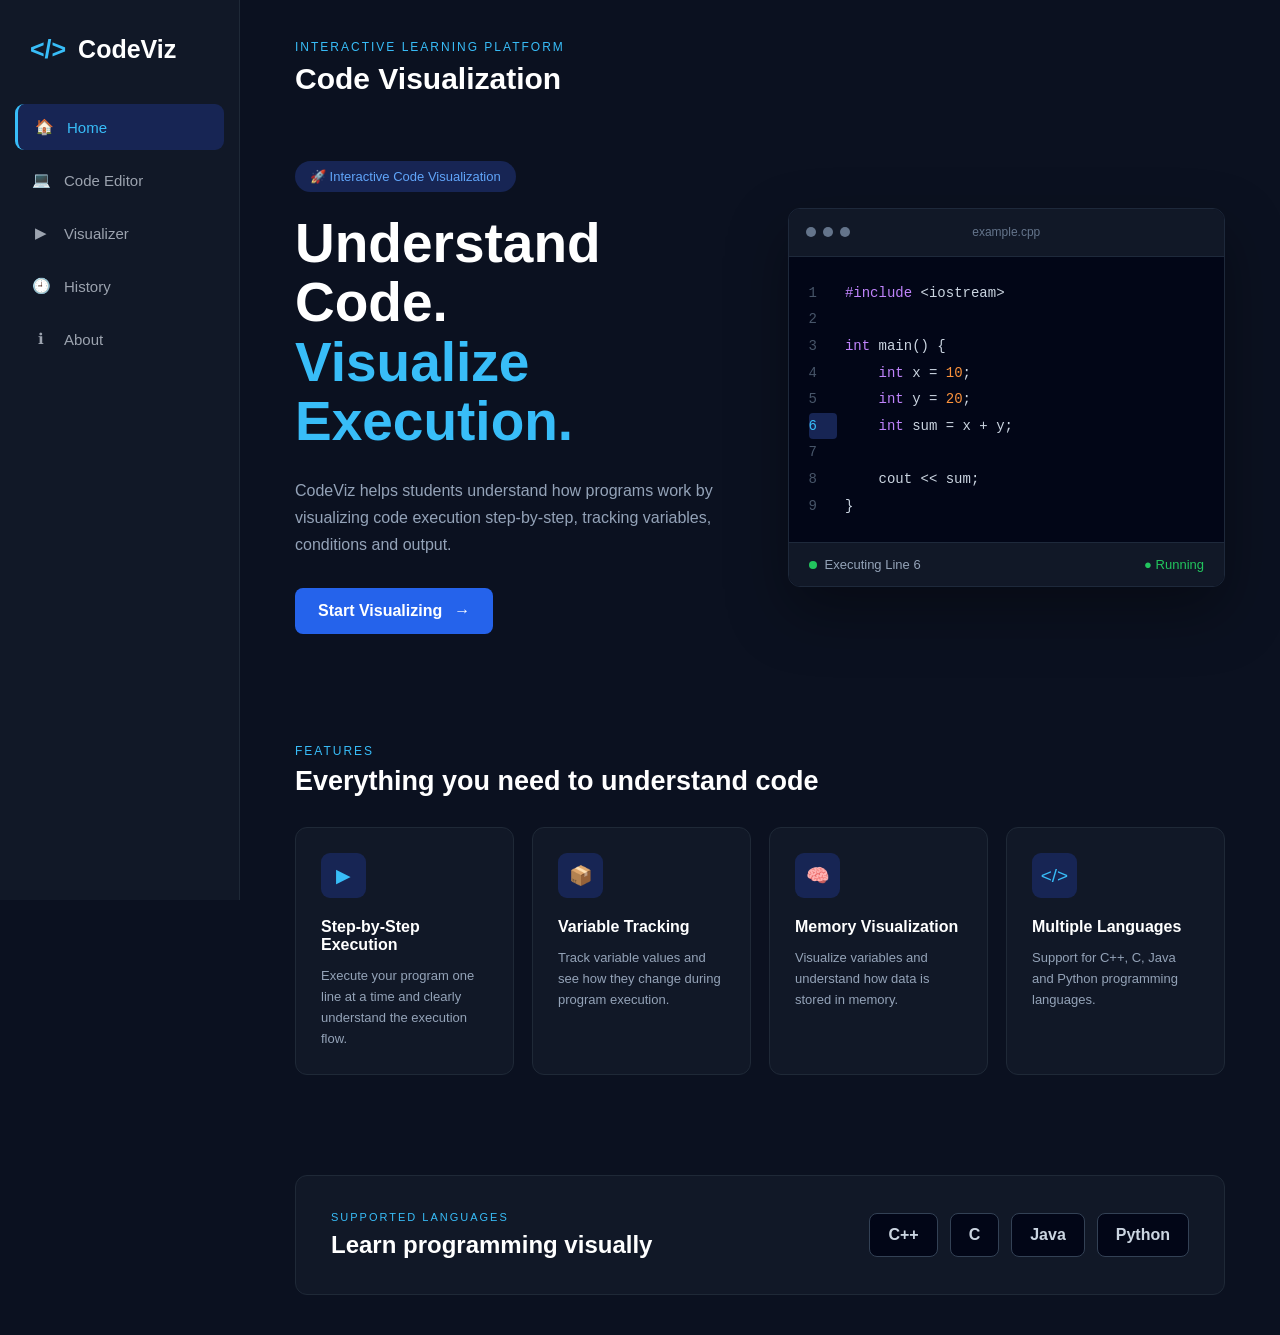
<file: index.html>
<!DOCTYPE html>
<html lang="en">

<head>
    <meta charset="UTF-8">
    <meta name="viewport" content="width=device-width, initial-scale=1.0">

    <title>CodeViz | Code Visualization</title>

    <link rel="stylesheet" href="style.css">
</head>

<body>

    <!-- Sidebar -->
    <aside class="sidebar">

        <div class="logo">
            <span>&lt;/&gt;</span>
            CodeViz
        </div>

        <nav>

            <a href="index.html" class="active">
                <span>🏠</span>
                Home
            </a>

            <a href="#">
                <span>💻</span>
                Code Editor
            </a>

            <a href="#">
                <span>▶</span>
                Visualizer
            </a>

            <a href="#">
                <span>🕘</span>
                History
            </a>

            <a href="#">
                <span>ℹ</span>
                About
            </a>

        </nav>

    </aside>


    <!-- Main Content -->
    <main class="main-content">

        <!-- Top Header -->
        <header class="topbar">

            <div>

                <p class="small-title">
                    INTERACTIVE LEARNING PLATFORM
                </p>

                <h1>
                    Code Visualization
                </h1>

            </div>

        </header>


        <!-- Hero Section -->
        <section class="hero">

            <div class="hero-text">

                <div class="badge">
                    🚀 Interactive Code Visualization
                </div>

                <h2>
                    Understand Code.
                    <br>
                    <span>Visualize Execution.</span>
                </h2>

                <p>
                    CodeViz helps students understand how programs
                    work by visualizing code execution step-by-step,
                    tracking variables, conditions and output.
                </p>

                <a href="#" class="primary-btn">
                    Start Visualizing
                    <span>→</span>
                </a>

            </div>


            <!-- Code Preview -->
            <div class="code-card">

                <div class="window-bar">

                    <div class="window-buttons">
                        <span></span>
                        <span></span>
                        <span></span>
                    </div>

                    <div class="window-title">
                        example.cpp
                    </div>

                </div>


                <div class="code-content">

<pre><span class="line-number">1</span> <span class="keyword">#include</span> &lt;iostream&gt;
<span class="line-number">2</span>
<span class="line-number">3</span> <span class="keyword">int</span> main() {
<span class="line-number">4</span>     <span class="keyword">int</span> x = <span class="number">10</span>;
<span class="line-number">5</span>     <span class="keyword">int</span> y = <span class="number">20</span>;
<span class="line-number active-code">6</span>     <span class="keyword">int</span> sum = x + y;
<span class="line-number">7</span>
<span class="line-number">8</span>     cout &lt;&lt; sum;
<span class="line-number">9</span> }</pre>

                </div>


                <div class="execution-bar">

                    <span class="execution-dot"></span>

                    Executing Line 6

                    <span class="execution-status">
                        ● Running
                    </span>

                </div>

            </div>

        </section>


        <!-- Features -->
        <section class="features">

            <div class="section-heading">

                <p>FEATURES</p>

                <h2>
                    Everything you need to understand code
                </h2>

            </div>


            <div class="feature-grid">


                <!-- Feature 1 -->
                <div class="feature-card">

                    <div class="feature-icon">
                        ▶
                    </div>

                    <h3>
                        Step-by-Step Execution
                    </h3>

                    <p>
                        Execute your program one line at a time
                        and clearly understand the execution flow.
                    </p>

                </div>


                <!-- Feature 2 -->
                <div class="feature-card">

                    <div class="feature-icon">
                        📦
                    </div>

                    <h3>
                        Variable Tracking
                    </h3>

                    <p>
                        Track variable values and see how they
                        change during program execution.
                    </p>

                </div>


                <!-- Feature 3 -->
                <div class="feature-card">

                    <div class="feature-icon">
                        🧠
                    </div>

                    <h3>
                        Memory Visualization
                    </h3>

                    <p>
                        Visualize variables and understand how
                        data is stored in memory.
                    </p>

                </div>


                <!-- Feature 4 -->
                <div class="feature-card">

                    <div class="feature-icon">
                        &lt;/&gt;
                    </div>

                    <h3>
                        Multiple Languages
                    </h3>

                    <p>
                        Support for C++, C, Java and Python
                        programming languages.
                    </p>

                </div>

            </div>

        </section>


        <!-- Bottom Section -->
        <section class="languages">

            <div>

                <p class="language-title">
                    SUPPORTED LANGUAGES
                </p>

                <h2>
                    Learn programming visually
                </h2>

            </div>


            <div class="language-list">

                <div class="language">
                    <span>C++</span>
                </div>

                <div class="language">
                    <span>C</span>
                </div>

                <div class="language">
                    <span>Java</span>
                </div>

                <div class="language">
                    <span>Python</span>
                </div>

            </div>

        </section>

    </main>

</body>

</html>
</file>
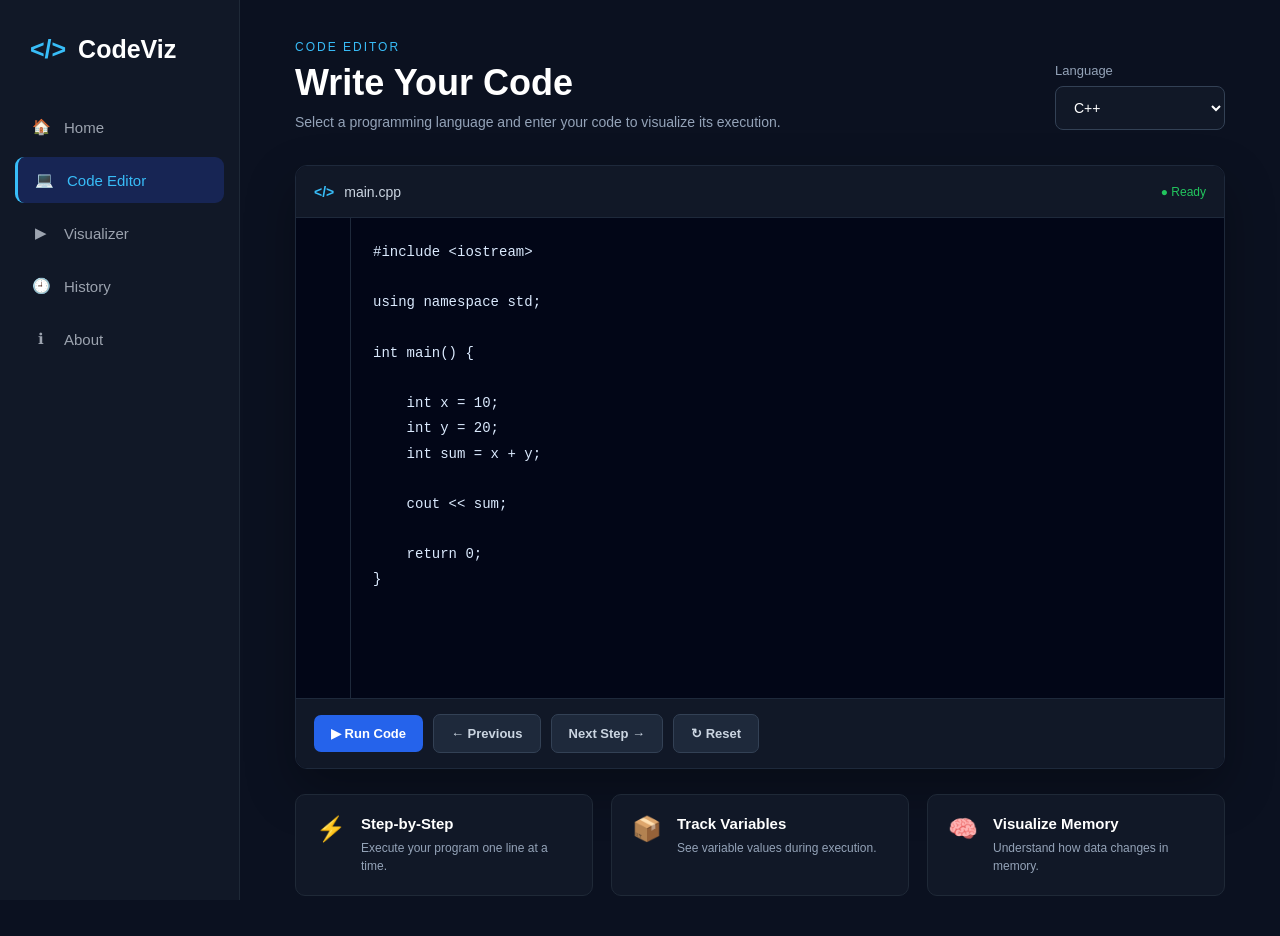
<file: editor.html>
<!DOCTYPE html>
<html lang="en">

<head>
    <meta charset="UTF-8">
    <meta name="viewport" content="width=device-width, initial-scale=1.0">

    <title>CodeViz | Code Editor</title>

    <link rel="stylesheet" href="style.css">
</head>

<body>

    <!-- Sidebar -->

    <aside class="sidebar">

        <div class="logo">
            <span>&lt;/&gt;</span>
            CodeViz
        </div>

        <nav>

            <a href="index.html">
                <span>🏠</span>
                Home
            </a>

            <a href="editor.html" class="active">
                <span>💻</span>
                Code Editor
            </a>

            <a href="#">
                <span>▶</span>
                Visualizer
            </a>

            <a href="#">
                <span>🕘</span>
                History
            </a>

            <a href="#">
                <span>ℹ</span>
                About
            </a>

        </nav>

    </aside>


    <!-- Main -->

    <main class="main-content">

        <header class="page-header">

            <div>
                <p class="small-title">
                    CODE EDITOR
                </p>

                <h1>
                    Write Your Code
                </h1>

                <p class="page-description">
                    Select a programming language and enter your code
                    to visualize its execution.
                </p>
            </div>


            <!-- Language -->

            <div class="language-selector">

                <label for="language">
                    Language
                </label>

                <select id="language">

                    <option value="cpp">
                        C++
                    </option>

                    <option value="c">
                        C
                    </option>

                    <option value="java">
                        Java
                    </option>

                    <option value="python">
                        Python
                    </option>

                </select>

            </div>

        </header>


        <!-- Editor Card -->

        <section class="editor-card">

            <!-- Editor Header -->

            <div class="editor-header">

                <div class="file-name">

                    <span class="file-icon">
                        &lt;/&gt;
                    </span>

                    <span id="fileName">
                        main.cpp
                    </span>

                </div>

                <span class="editor-status">
                    ● Ready
                </span>

            </div>


            <!-- Code Editor -->

            <div class="editor-area">

                <div class="line-numbers" id="lineNumbers">
                    1
                </div>

                <textarea
                    id="codeInput"
                    spellcheck="false"
                    placeholder="Write your code here..."
                >#include &lt;iostream&gt;

using namespace std;

int main() {

    int x = 10;
    int y = 20;
    int sum = x + y;

    cout &lt;&lt; sum;

    return 0;
}</textarea>

            </div>


            <!-- Controls -->

            <div class="editor-controls">

                <button
                    class="run-btn"
                    id="runButton"
                >
                    ▶ Run Code
                </button>

                <button
                    class="control-btn"
                    id="previousButton"
                >
                    ← Previous
                </button>

                <button
                    class="control-btn"
                    id="nextButton"
                >
                    Next Step →
                </button>

                <button
                    class="control-btn reset-btn"
                    id="resetButton"
                >
                    ↻ Reset
                </button>

            </div>

        </section>


        <!-- Quick Info -->

        <section class="editor-info">

            <div class="info-card">

                <span>⚡</span>

                <div>
                    <h3>
                        Step-by-Step
                    </h3>

                    <p>
                        Execute your program one line at a time.
                    </p>
                </div>

            </div>


            <div class="info-card">

                <span>📦</span>

                <div>
                    <h3>
                        Track Variables
                    </h3>

                    <p>
                        See variable values during execution.
                    </p>
                </div>

            </div>


            <div class="info-card">

                <span>🧠</span>

                <div>
                    <h3>
                        Visualize Memory
                    </h3>

                    <p>
                        Understand how data changes in memory.
                    </p>

                </div>

            </div>

        </section>

    </main>


    <script src="script.js"></script>

</body>

</html>
</file>
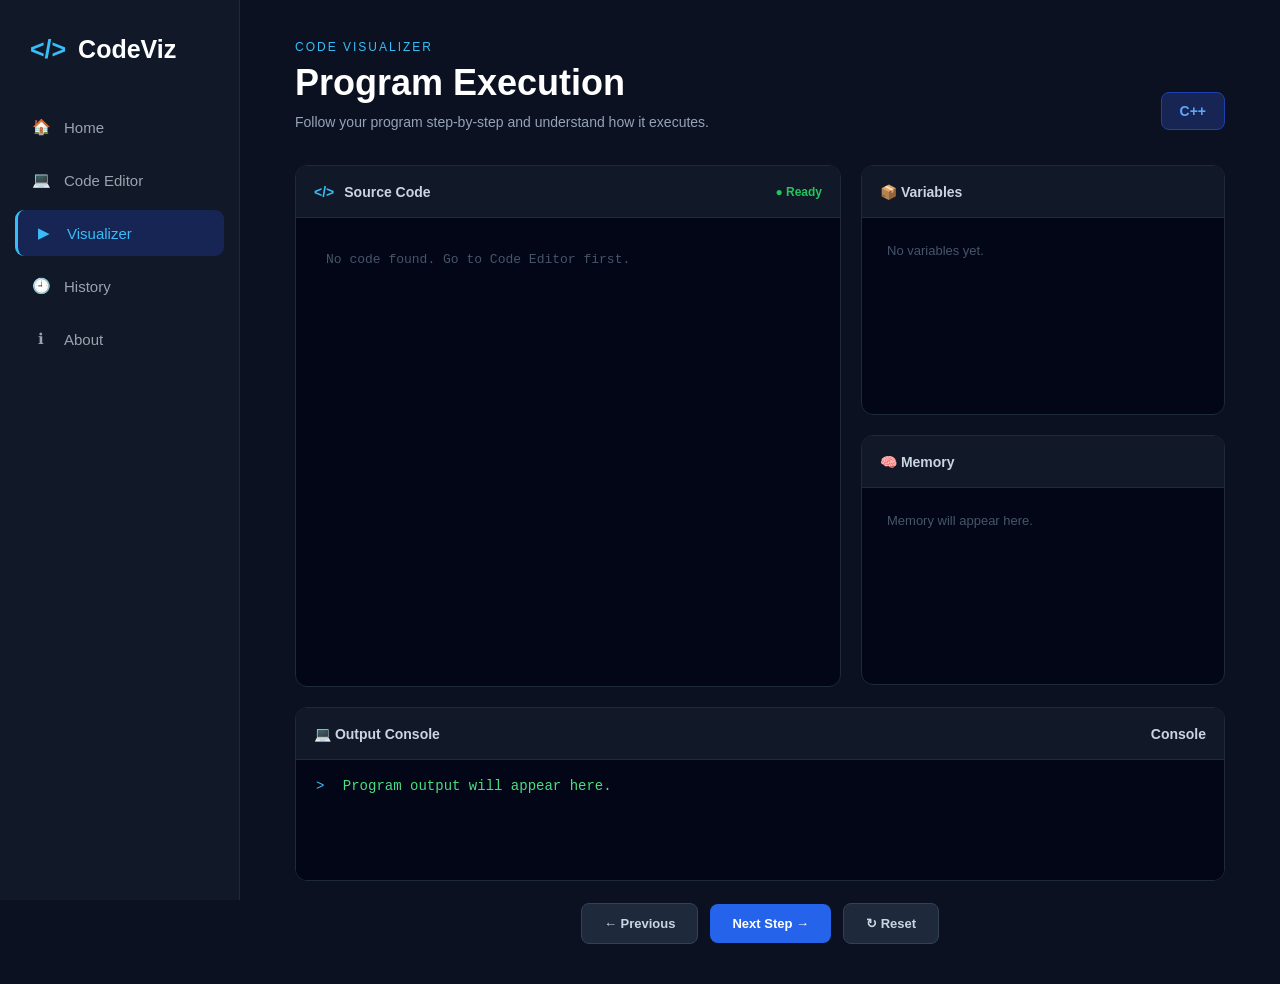
<file: visualizer.html>
<!DOCTYPE html>
<html lang="en">

<head>

    <meta charset="UTF-8">

    <meta name="viewport"
        content="width=device-width, initial-scale=1.0">

    <title>CodeViz | Visualizer</title>

    <link rel="stylesheet" href="style.css">

</head>


<body>


    <!-- ================= SIDEBAR ================= -->

    <aside class="sidebar">

        <div class="logo">
            <span>&lt;/&gt;</span>
            CodeViz
        </div>


        <nav>

            <a href="index.html">
                <span>🏠</span>
                Home
            </a>

            <a href="editor.html">
                <span>💻</span>
                Code Editor
            </a>

            <a href="visualizer.html"
                class="active">

                <span>▶</span>
                Visualizer

            </a>

            <a href="#">
                <span>🕘</span>
                History
            </a>

            <a href="#">
                <span>ℹ</span>
                About
            </a>

        </nav>

    </aside>



    <!-- ================= MAIN ================= -->

    <main class="main-content">


        <!-- Header -->

        <header class="page-header">

            <div>

                <p class="small-title">
                    CODE VISUALIZER
                </p>

                <h1>
                    Program Execution
                </h1>

                <p class="page-description">
                    Follow your program step-by-step
                    and understand how it executes.
                </p>

            </div>


            <div class="visualizer-language">

                <span id="currentLanguage">
                    C++
                </span>

            </div>

        </header>



        <!-- ================= VISUALIZER ================= -->

        <section class="visualizer-grid">


            <!-- CODE PANEL -->

            <div class="visualizer-card code-panel">

                <div class="panel-header">

                    <div>
                        <span>&lt;/&gt;</span>
                        Source Code
                    </div>

                    <span id="executionStatus"
                        class="status-ready">

                        ● Ready

                    </span>

                </div>


                <div id="codeDisplay"
                    class="visualizer-code">

                    <p class="empty-message">
                        Run code from the Code Editor
                        to start visualization.
                    </p>

                </div>

            </div>



            <!-- RIGHT SIDE -->

            <div class="right-panels">


                <!-- VARIABLES -->

                <div class="visualizer-card">

                    <div class="panel-header">

                        <div>
                            📦 Variables
                        </div>

                    </div>


                    <div id="variablesPanel"
                        class="variables-panel">

                        <p class="empty-message">
                            No variables yet.
                        </p>

                    </div>

                </div>



                <!-- MEMORY -->

                <div class="visualizer-card">

                    <div class="panel-header">

                        <div>
                            🧠 Memory
                        </div>

                    </div>


                    <div id="memoryPanel"
                        class="memory-panel">

                        <p class="empty-message">
                            Memory will appear here.
                        </p>

                    </div>

                </div>

            </div>

        </section>



        <!-- ================= OUTPUT ================= -->

        <section class="visualizer-card output-card">

            <div class="panel-header">

                <div>
                    💻 Output Console
                </div>

                <span>
                    Console
                </span>

            </div>


            <div id="outputPanel"
                class="output-panel">

                <span class="console-symbol">
                    &gt;
                </span>

                <span>
                    Program output will appear here.
                </span>

            </div>

        </section>



        <!-- ================= CONTROLS ================= -->

        <div class="visualizer-controls">

            <button
                id="previousButton"
                class="control-btn">

                ← Previous

            </button>


            <button
                id="nextButton"
                class="run-btn">

                Next Step →

            </button>


            <button
                id="resetButton"
                class="control-btn reset-btn">

                ↻ Reset

            </button>

        </div>


    </main>


    <script src="script.js"></script>

</body>

</html>
</file>
<file: style.css>
/* =========================
   GLOBAL
========================= */

* {
    margin: 0;
    padding: 0;
    box-sizing: border-box;
}


body {
    font-family: Arial, Helvetica, sans-serif;

    background: #0b1120;

    color: #e5e7eb;

    min-height: 100vh;
}


/* =========================
   SIDEBAR
========================= */

.sidebar {

    position: fixed;

    left: 0;
    top: 0;

    width: 240px;

    height: 100vh;

    background: #111827;

    border-right: 1px solid #1f2937;

    padding: 25px 15px;

    z-index: 100;
}


/* Logo */

.logo {

    font-size: 25px;

    font-weight: bold;

    color: white;

    padding: 10px 15px 40px;
}


.logo span {

    color: #38bdf8;

    margin-right: 5px;
}


/* Navigation */

.sidebar nav a {

    display: flex;

    align-items: center;

    gap: 12px;

    text-decoration: none;

    color: #9ca3af;

    padding: 14px 15px;

    margin-bottom: 7px;

    border-radius: 9px;

    font-size: 15px;

    transition: all 0.3s ease;
}


.sidebar nav a span {

    width: 22px;

    text-align: center;
}


.sidebar nav a:hover {

    background: #1e293b;

    color: #38bdf8;

    transform: translateX(3px);
}


.sidebar nav a.active {

    background: #172554;

    color: #38bdf8;

    border-left: 3px solid #38bdf8;
}


/* =========================
   MAIN CONTENT
========================= */

.main-content {

    margin-left: 240px;

    padding: 40px 55px;

    min-height: 100vh;
}


/* =========================
   TOPBAR
========================= */

.topbar {

    display: flex;

    justify-content: space-between;

    align-items: center;
}


.small-title {

    font-size: 12px;

    letter-spacing: 2px;

    color: #38bdf8;

    margin-bottom: 8px;
}


.topbar h1 {

    font-size: 30px;

    color: white;
}


/* =========================
   HERO
========================= */

.hero {

    display: grid;

    grid-template-columns: 1fr 1fr;

    gap: 55px;

    align-items: center;

    margin-top: 65px;
}


/* Hero Text */

.badge {

    display: inline-block;

    padding: 8px 15px;

    border-radius: 20px;

    background: #172554;

    color: #60a5fa;

    font-size: 13px;

    margin-bottom: 22px;
}


.hero-text h2 {

    font-size: 55px;

    line-height: 1.08;

    color: white;
}


.hero-text h2 span {

    color: #38bdf8;
}


.hero-text p {

    color: #94a3b8;

    font-size: 16px;

    line-height: 1.7;

    max-width: 570px;

    margin-top: 25px;

    margin-bottom: 30px;
}


/* Button */

.primary-btn {

    display: inline-flex;

    align-items: center;

    gap: 12px;

    padding: 14px 23px;

    background: #2563eb;

    color: white;

    text-decoration: none;

    border-radius: 8px;

    font-weight: bold;

    transition: all 0.3s ease;
}


.primary-btn:hover {

    background: #1d4ed8;

    transform: translateY(-2px);

    box-shadow: 0 10px 25px rgba(37, 99, 235, 0.3);
}


/* =========================
   CODE CARD
========================= */

.code-card {

    background: #020617;

    border: 1px solid #1e293b;

    border-radius: 12px;

    overflow: hidden;

    box-shadow: 0 25px 60px rgba(0, 0, 0, 0.35);
}


/* Window Bar */

.window-bar {

    height: 48px;

    background: #111827;

    border-bottom: 1px solid #1e293b;

    display: flex;

    align-items: center;

    padding: 0 17px;

    position: relative;
}


.window-buttons {

    display: flex;

    gap: 7px;
}


.window-buttons span {

    width: 10px;

    height: 10px;

    border-radius: 50%;

    background: #64748b;
}


.window-title {

    position: absolute;

    left: 50%;

    transform: translateX(-50%);

    color: #64748b;

    font-size: 12px;
}


/* Code */

.code-content {

    padding: 23px 20px;

    overflow-x: auto;
}


.code-content pre {

    font-family: Consolas, "Courier New", monospace;

    font-size: 14px;

    line-height: 1.9;

    color: #cbd5e1;
}


.line-number {

    display: inline-block;

    width: 28px;

    color: #475569;

    user-select: none;
}


.active-code {

    background: #172554;

    color: #38bdf8;

    border-radius: 4px;

    padding-right: 20px;
}


/* Syntax Colors */

.keyword {

    color: #c084fc;
}


.number {

    color: #fb923c;
}


/* Execution */

.execution-bar {

    display: flex;

    align-items: center;

    gap: 8px;

    padding: 14px 20px;

    background: #111827;

    border-top: 1px solid #1e293b;

    color: #94a3b8;

    font-size: 13px;
}


.execution-dot {

    width: 8px;

    height: 8px;

    background: #22c55e;

    border-radius: 50%;
}


.execution-status {

    margin-left: auto;

    color: #22c55e;
}


/* =========================
   FEATURES
========================= */

.features {

    margin-top: 110px;
}


.section-heading p {

    font-size: 12px;

    letter-spacing: 2px;

    color: #38bdf8;

    margin-bottom: 8px;
}


.section-heading h2 {

    color: white;

    font-size: 27px;

    margin-bottom: 30px;
}


.feature-grid {

    display: grid;

    grid-template-columns: repeat(4, 1fr);

    gap: 18px;
}


.feature-card {

    background: #111827;

    border: 1px solid #1f2937;

    border-radius: 12px;

    padding: 25px;

    min-height: 190px;

    transition: all 0.3s ease;
}


.feature-card:hover {

    transform: translateY(-6px);

    border-color: #2563eb;

    background: #131d31;
}


.feature-icon {

    width: 45px;

    height: 45px;

    display: flex;

    align-items: center;

    justify-content: center;

    border-radius: 9px;

    background: #172554;

    color: #38bdf8;

    font-size: 19px;

    margin-bottom: 20px;
}


.feature-card h3 {

    color: white;

    font-size: 16px;

    margin-bottom: 12px;
}


.feature-card p {

    color: #94a3b8;

    font-size: 13px;

    line-height: 1.6;
}


/* =========================
   LANGUAGES
========================= */

.languages {

    margin-top: 100px;

    padding: 35px;

    background: #111827;

    border: 1px solid #1f2937;

    border-radius: 12px;

    display: flex;

    justify-content: space-between;

    align-items: center;

    gap: 30px;
}


.language-title {

    font-size: 11px;

    letter-spacing: 2px;

    color: #38bdf8;

    margin-bottom: 8px;
}


.languages h2 {

    color: white;

    font-size: 24px;
}


.language-list {

    display: flex;

    gap: 12px;

    flex-wrap: wrap;
}


.language {

    padding: 12px 18px;

    background: #020617;

    border: 1px solid #334155;

    border-radius: 8px;

    color: #cbd5e1;

    font-weight: bold;

    transition: 0.3s;
}


.language:hover {

    border-color: #38bdf8;

    color: #38bdf8;
}


/* =========================
   RESPONSIVE
========================= */

@media (max-width: 1100px) {

    .hero {

        grid-template-columns: 1fr;
    }

    .feature-grid {

        grid-template-columns: repeat(2, 1fr);
    }

    .languages {

        flex-direction: column;

        align-items: flex-start;
    }
}


@media (max-width: 700px) {

    .sidebar {

        position: relative;

        width: 100%;

        height: auto;

        padding: 15px;
    }

    .logo {

        padding-bottom: 20px;
    }

    .sidebar nav {

        display: flex;

        overflow-x: auto;
    }

    .sidebar nav a {

        white-space: nowrap;
    }

    .main-content {

        margin-left: 0;

        padding: 30px 20px;
    }

    .hero-text h2 {

        font-size: 40px;
    }

    .feature-grid {

        grid-template-columns: 1fr;
    }
}
/* =========================
   EDITOR PAGE
========================= */

.page-header {

    display: flex;

    justify-content: space-between;

    align-items: flex-end;

    gap: 30px;

    margin-bottom: 35px;
}


.page-header h1 {

    color: white;

    font-size: 36px;

    margin-bottom: 10px;
}


.page-description {

    color: #94a3b8;

    font-size: 14px;
}


/* Language Selector */

.language-selector {

    display: flex;

    flex-direction: column;

    gap: 8px;
}


.language-selector label {

    color: #94a3b8;

    font-size: 13px;
}


.language-selector select {

    width: 170px;

    padding: 12px 14px;

    background: #111827;

    border: 1px solid #334155;

    border-radius: 8px;

    color: white;

    font-size: 14px;

    outline: none;

    cursor: pointer;
}


.language-selector select:focus {

    border-color: #38bdf8;
}


/* Editor Card */

.editor-card {

    background: #020617;

    border: 1px solid #1e293b;

    border-radius: 12px;

    overflow: hidden;

    box-shadow: 0 20px 50px rgba(0, 0, 0, 0.3);
}


/* Editor Header */

.editor-header {

    height: 52px;

    display: flex;

    justify-content: space-between;

    align-items: center;

    padding: 0 18px;

    background: #111827;

    border-bottom: 1px solid #1e293b;
}


.file-name {

    display: flex;

    align-items: center;

    gap: 10px;

    color: #cbd5e1;

    font-size: 14px;
}


.file-icon {

    color: #38bdf8;

    font-weight: bold;
}


.editor-status {

    color: #22c55e;

    font-size: 12px;
}


/* Editor Area */

.editor-area {

    display: flex;

    min-height: 480px;

    background: #020617;
}


/* Line Numbers */

.line-numbers {

    width: 55px;

    padding: 22px 12px;

    text-align: right;

    background: #020617;

    color: #475569;

    font-family: Consolas, monospace;

    font-size: 14px;

    line-height: 1.8;

    border-right: 1px solid #1e293b;

    user-select: none;

    white-space: pre;
}


/* Text Area */

#codeInput {

    flex: 1;

    min-width: 0;

    min-height: 480px;

    padding: 22px;

    border: none;

    outline: none;

    resize: none;

    background: #020617;

    color: #dbeafe;

    font-family: Consolas, "Courier New", monospace;

    font-size: 14px;

    line-height: 1.8;

    tab-size: 4;
}


#codeInput::placeholder {

    color: #475569;
}


/* Scrollbar */

#codeInput::-webkit-scrollbar {

    width: 8px;
}


#codeInput::-webkit-scrollbar-track {

    background: #020617;
}


#codeInput::-webkit-scrollbar-thumb {

    background: #334155;

    border-radius: 10px;
}


/* Controls */

.editor-controls {

    display: flex;

    align-items: center;

    gap: 10px;

    padding: 15px 18px;

    background: #111827;

    border-top: 1px solid #1e293b;
}


.editor-controls button {

    padding: 11px 17px;

    border-radius: 7px;

    font-size: 13px;

    font-weight: bold;

    cursor: pointer;

    transition: 0.3s;
}


.run-btn {

    border: none;

    background: #2563eb;

    color: white;
}


.run-btn:hover {

    background: #1d4ed8;

    transform: translateY(-1px);
}


.control-btn {

    border: 1px solid #334155;

    background: #1e293b;

    color: #cbd5e1;
}


.control-btn:hover {

    border-color: #38bdf8;

    color: #38bdf8;
}


.reset-btn:hover {

    border-color: #ef4444;

    color: #f87171;
}


/* Info Cards */

.editor-info {

    display: grid;

    grid-template-columns:
        repeat(3, 1fr);

    gap: 18px;

    margin-top: 25px;
}


.info-card {

    display: flex;

    gap: 15px;

    align-items: flex-start;

    padding: 20px;

    background: #111827;

    border: 1px solid #1f2937;

    border-radius: 10px;
}


.info-card > span {

    font-size: 24px;
}


.info-card h3 {

    color: white;

    font-size: 15px;

    margin-bottom: 7px;
}


.info-card p {

    color: #94a3b8;

    font-size: 12px;

    line-height: 1.5;
}


/* Editor Responsive */

@media (max-width: 800px) {

    .page-header {

        flex-direction: column;

        align-items: flex-start;
    }

    .editor-info {

        grid-template-columns: 1fr;
    }

}


@media (max-width: 600px) {

    .editor-controls {

        flex-wrap: wrap;
    }

    .editor-area {

        min-height: 400px;
    }

    #codeInput {

        min-height: 400px;
    }

}

/* =========================
   VISUALIZER PAGE
========================= */

.visualizer-language {

    padding: 10px 18px;

    background: #172554;

    border: 1px solid #1e40af;

    border-radius: 8px;

    color: #60a5fa;

    font-size: 14px;

    font-weight: bold;
}


/* Visualizer Grid */

.visualizer-grid {

    display: grid;

    grid-template-columns: 1.5fr 1fr;

    gap: 20px;

    margin-top: 35px;
}


/* Cards */

.visualizer-card {

    background: #020617;

    border: 1px solid #1e293b;

    border-radius: 12px;

    overflow: hidden;
}


/* Panel Header */

.panel-header {

    min-height: 52px;

    display: flex;

    justify-content: space-between;

    align-items: center;

    padding: 0 18px;

    background: #111827;

    border-bottom: 1px solid #1e293b;

    color: #cbd5e1;

    font-size: 14px;

    font-weight: bold;
}


.panel-header div {

    display: flex;

    align-items: center;

    gap: 10px;
}


.panel-header div span {

    color: #38bdf8;
}


.status-ready {

    color: #22c55e;

    font-size: 12px;
}


/* Code */

.code-panel {

    min-height: 520px;
}


.visualizer-code {

    padding: 20px;

    font-family: Consolas,
        "Courier New",
        monospace;

    font-size: 14px;

    line-height: 1.9;

    min-height: 468px;

    overflow: auto;
}


.code-line-visual {

    display: flex;

    padding: 5px 10px;

    border-radius: 5px;

    color: #cbd5e1;

    transition: 0.2s;
}


.code-line-number {

    width: 40px;

    color: #475569;

    text-align: right;

    margin-right: 18px;

    user-select: none;
}


.code-line-visual.active {

    background: #172554;

    color: #38bdf8;

    border-left: 3px solid #38bdf8;
}


/* Right Panels */

.right-panels {

    display: flex;

    flex-direction: column;

    gap: 20px;
}


.right-panels .visualizer-card {

    min-height: 250px;
}


/* Variables */

.variables-panel {

    padding: 15px;
}


.variable-item {

    display: flex;

    justify-content: space-between;

    align-items: center;

    padding: 13px 15px;

    margin-bottom: 8px;

    background: #111827;

    border: 1px solid #1f2937;

    border-radius: 7px;
}


.variable-name {

    color: #c084fc;

    font-family: Consolas,
        monospace;

    font-weight: bold;
}


.variable-value {

    color: #4ade80;

    font-family: Consolas,
        monospace;

    font-weight: bold;
}


/* Memory */

.memory-panel {

    padding: 15px;

    display: flex;

    flex-wrap: wrap;

    gap: 10px;
}


.memory-box {

    min-width: 90px;

    padding: 13px;

    text-align: center;

    background: #111827;

    border: 1px solid #334155;

    border-radius: 7px;
}


.memory-box .memory-name {

    display: block;

    color: #64748b;

    font-size: 11px;

    margin-bottom: 5px;
}


.memory-box .memory-value {

    color: #38bdf8;

    font-family: Consolas,
        monospace;

    font-weight: bold;
}


/* Empty Message */

.empty-message {

    color: #475569;

    font-size: 13px;

    padding: 10px;
}


/* Output */

.output-card {

    margin-top: 20px;
}


.output-panel {

    min-height: 120px;

    padding: 18px 20px;

    background: #020617;

    color: #4ade80;

    font-family: Consolas,
        monospace;

    font-size: 14px;
}


.console-symbol {

    color: #38bdf8;

    margin-right: 10px;
}


/* Controls */

.visualizer-controls {

    display: flex;

    justify-content: center;

    align-items: center;

    gap: 12px;

    margin-top: 22px;
}


.visualizer-controls button {

    padding: 12px 22px;

    border-radius: 8px;

    font-size: 13px;

    font-weight: bold;

    cursor: pointer;
}


/* Responsive */

@media (max-width: 950px) {

    .visualizer-grid {

        grid-template-columns: 1fr;
    }

}


@media (max-width: 600px) {

    .visualizer-controls {

        flex-wrap: wrap;
    }

}
</file>
